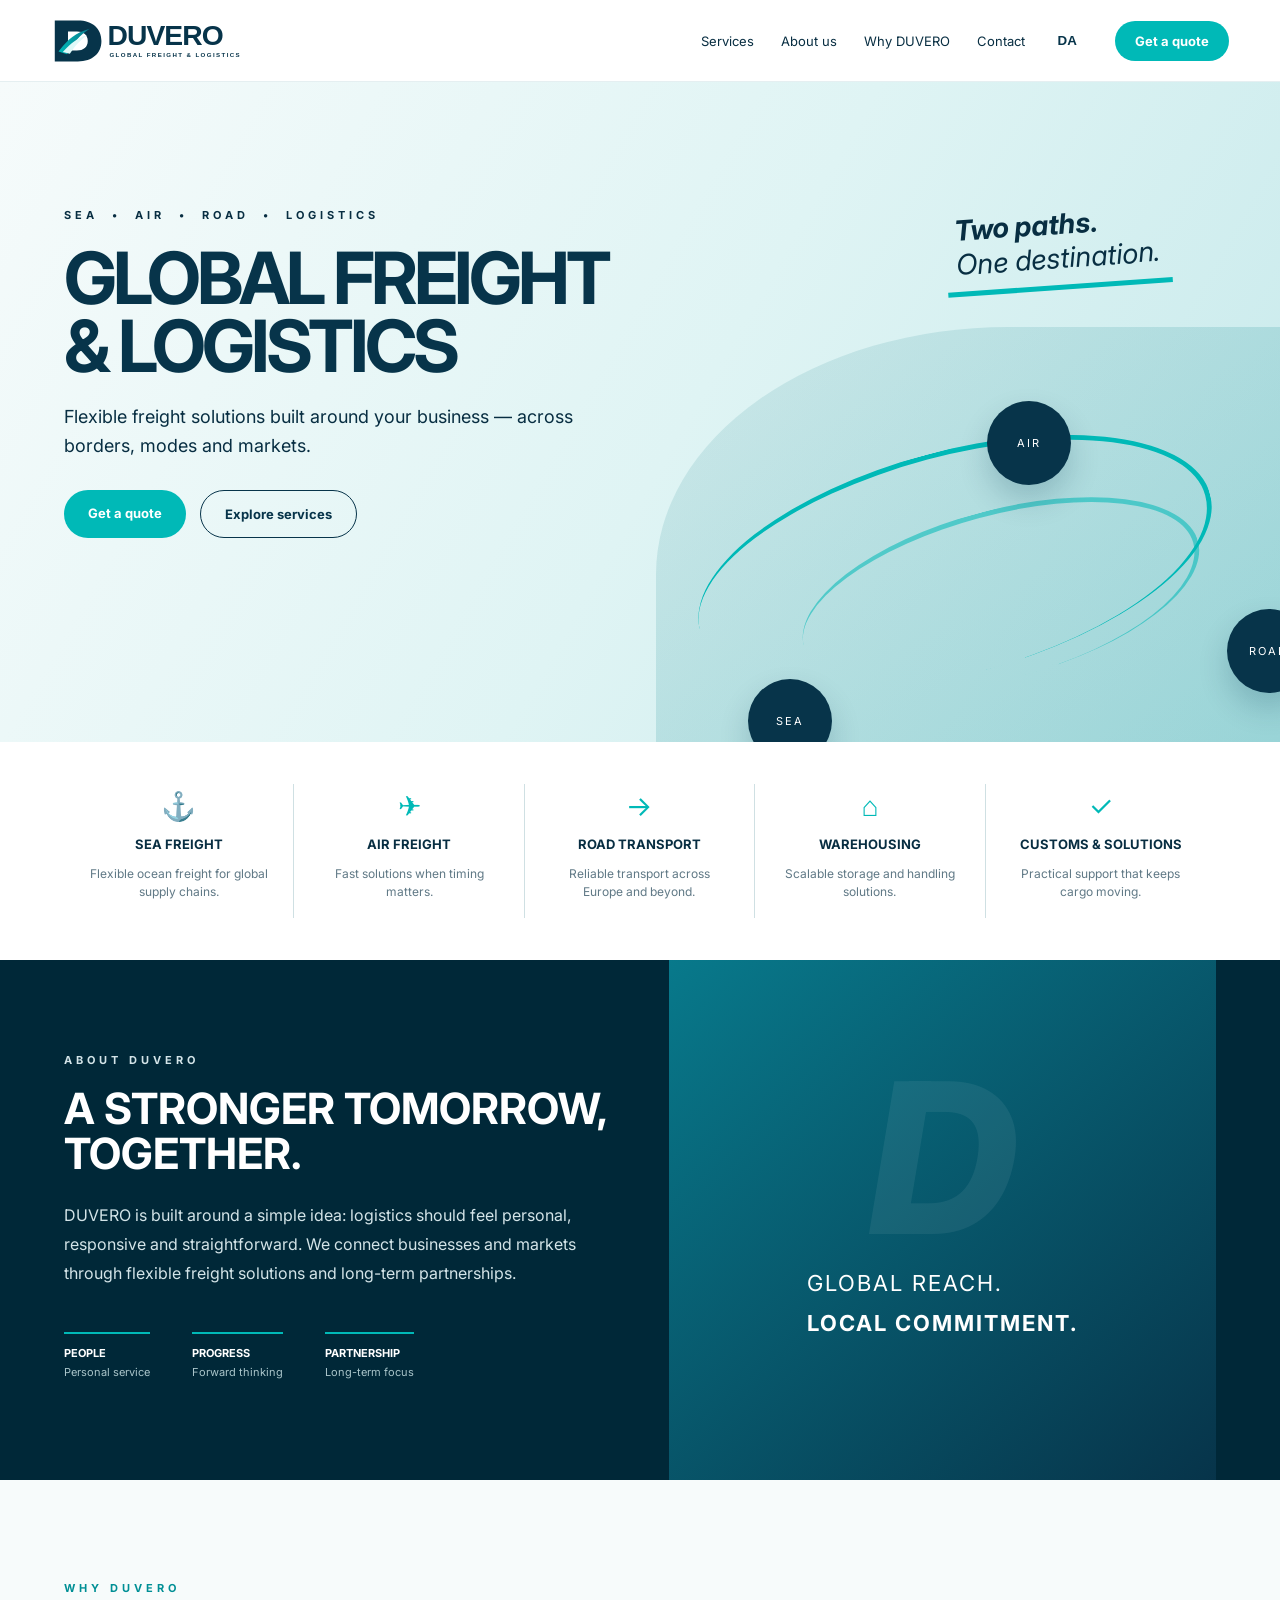
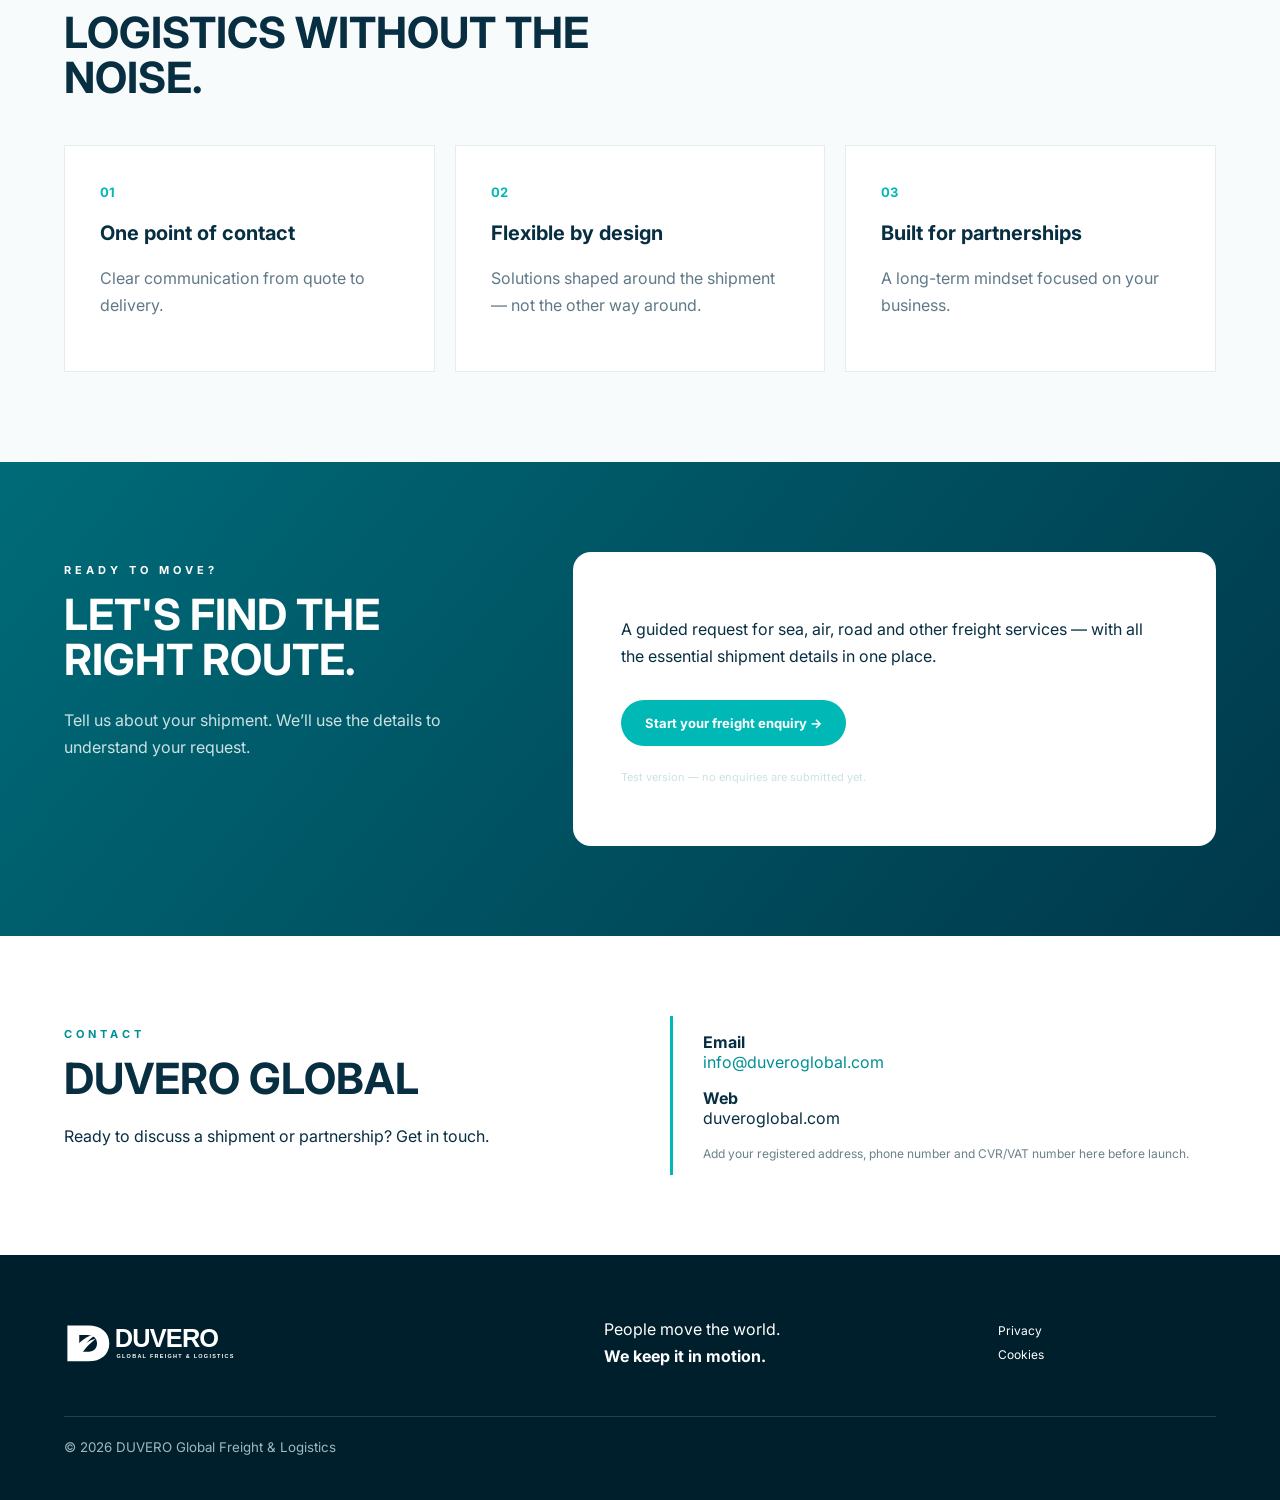
<file: index.html>
<!doctype html>
<html lang="en">
<head>
<meta charset="utf-8"><meta name="viewport" content="width=device-width,initial-scale=1">
<title>DUVERO | Global Freight & Logistics</title>
<meta name="description" content="DUVERO Global Freight & Logistics. Flexible sea, air, road, warehousing and customs solutions built around your business.">
<meta name="theme-color" content="#07344a">
<meta property="og:title" content="DUVERO | Global Freight & Logistics">
<meta property="og:description" content="People move the world. We keep it in motion.">
<link rel="icon" href="favicon.svg"><link rel="stylesheet" href="styles.css">
</head>
<body>
<header class="header">
<a href="#home" class="logo"><img src="logo.svg" alt="DUVERO Global Freight & Logistics"></a>
<button class="hamb" aria-label="Open menu" aria-expanded="false">☰</button>
<nav id="nav">
<a href="#services" data-i18n="navServices">Services</a><a href="#about" data-i18n="navAbout">About us</a>
<a href="#why" data-i18n="navWhy">Why DUVERO</a><a href="#contact" data-i18n="navContact">Contact</a>
<button class="lang" id="lang">DA</button>
</nav>
<a class="btn headbtn" href="quote.html" data-i18n="quote">Get a quote</a>
</header>

<main>
<section class="hero" id="home">
<div class="hero-art"><div class="route r1"></div><div class="route r2"></div><div class="orb o1">SEA</div><div class="orb o2">AIR</div><div class="orb o3">ROAD</div></div>
<div class="wrap hero-inner">
<p class="kicker">SEA &nbsp;•&nbsp; AIR &nbsp;•&nbsp; ROAD &nbsp;•&nbsp; LOGISTICS</p>
<h1 data-i18n="heroTitle">GLOBAL FREIGHT<br>&amp; LOGISTICS</h1>
<p class="hero-copy" data-i18n="heroCopy">Flexible freight solutions built around your business — across borders, modes and markets.</p>
<div class="buttons"><a class="btn" href="quote.html" data-i18n="quote">Get a quote</a><a class="btn secondary" href="#services" data-i18n="explore">Explore services</a></div>
<div class="signature"><b>Two paths.</b><br>One destination.</div>
</div>
</section>

<section class="service-strip" id="services">
<div class="wrap services">
<article><span>⚓</span><h3>Sea Freight</h3><p data-i18n="sea">Flexible ocean freight for global supply chains.</p></article>
<article><span>✈</span><h3>Air Freight</h3><p data-i18n="air">Fast solutions when timing matters.</p></article>
<article><span>→</span><h3>Road Transport</h3><p data-i18n="road">Reliable transport across Europe and beyond.</p></article>
<article><span>⌂</span><h3>Warehousing</h3><p data-i18n="warehouse">Scalable storage and handling solutions.</p></article>
<article><span>✓</span><h3>Customs & Solutions</h3><p data-i18n="customs">Practical support that keeps cargo moving.</p></article>
</div></section>

<section class="about" id="about"><div class="wrap about-grid">
<div><p class="kicker teal">ABOUT DUVERO</p><h2 data-i18n="aboutTitle">A STRONGER TOMORROW, TOGETHER.</h2>
<p data-i18n="aboutText">DUVERO is built around a simple idea: logistics should feel personal, responsive and straightforward. We connect businesses and markets through flexible freight solutions and long-term partnerships.</p>
<div class="values"><div><b>PEOPLE</b><small data-i18n="people">Personal service</small></div><div><b>PROGRESS</b><small data-i18n="progress">Forward thinking</small></div><div><b>PARTNERSHIP</b><small data-i18n="partner">Long-term focus</small></div></div></div>
<div class="visual"><div class="bigmark">D</div><p>GLOBAL REACH.<br><strong>LOCAL COMMITMENT.</strong></p></div>
</div></section>

<section class="why" id="why"><div class="wrap">
<p class="kicker teal">WHY DUVERO</p><h2 data-i18n="whyTitle">LOGISTICS WITHOUT THE NOISE.</h2>
<div class="why-grid">
<article><b>01</b><h3 data-i18n="w1t">One point of contact</h3><p data-i18n="w1">Clear communication from quote to delivery.</p></article>
<article><b>02</b><h3 data-i18n="w2t">Flexible by design</h3><p data-i18n="w2">Solutions shaped around the shipment — not the other way around.</p></article>
<article><b>03</b><h3 data-i18n="w3t">Built for partnerships</h3><p data-i18n="w3">A long-term mindset focused on your business.</p></article>
</div></div></section>

<section class="quote" id="quote"><div class="wrap quote-grid">
<div><p class="kicker">READY TO MOVE?</p><h2 data-i18n="quoteTitle">LET'S FIND THE RIGHT ROUTE.</h2><p data-i18n="quoteCopy">Tell us about your shipment. We’ll use the details to understand your request.</p></div>
<div class="quote-entry">
<p data-i18n="quoteIntro">A guided request for sea, air, road and other freight services — with all the essential shipment details in one place.</p><a class="btn" href="quote.html" data-i18n="startQuote">Start your freight enquiry →</a><p class="formnote" data-i18n="testNote">Test version — no enquiries are submitted yet.</p></div></div></section>

<section class="contact" id="contact"><div class="wrap contact-grid">
<div><p class="kicker teal">CONTACT</p><h2>DUVERO GLOBAL</h2><p data-i18n="contactText">Ready to discuss a shipment or partnership? Get in touch.</p></div>
<div class="contact-card"><p><b>Email</b><br><a href="mailto:info@duveroglobal.com">info@duveroglobal.com</a></p><p><b>Web</b><br>duveroglobal.com</p><p class="muted" data-i18n="contactNote">Add your registered address, phone number and CVR/VAT number here before launch.</p></div>
</div></section>
</main>

<footer><div class="wrap footer-grid"><img src="logo.svg" alt="DUVERO"><p>People move the world.<br><b>We keep it in motion.</b></p><div><a href="privacy.html">Privacy</a><br><a href="cookies.html">Cookies</a></div><small>© <span id="year"></span> DUVERO Global Freight & Logistics</small></div></footer>
<script src="script.js"></script>
</body></html>
</file>
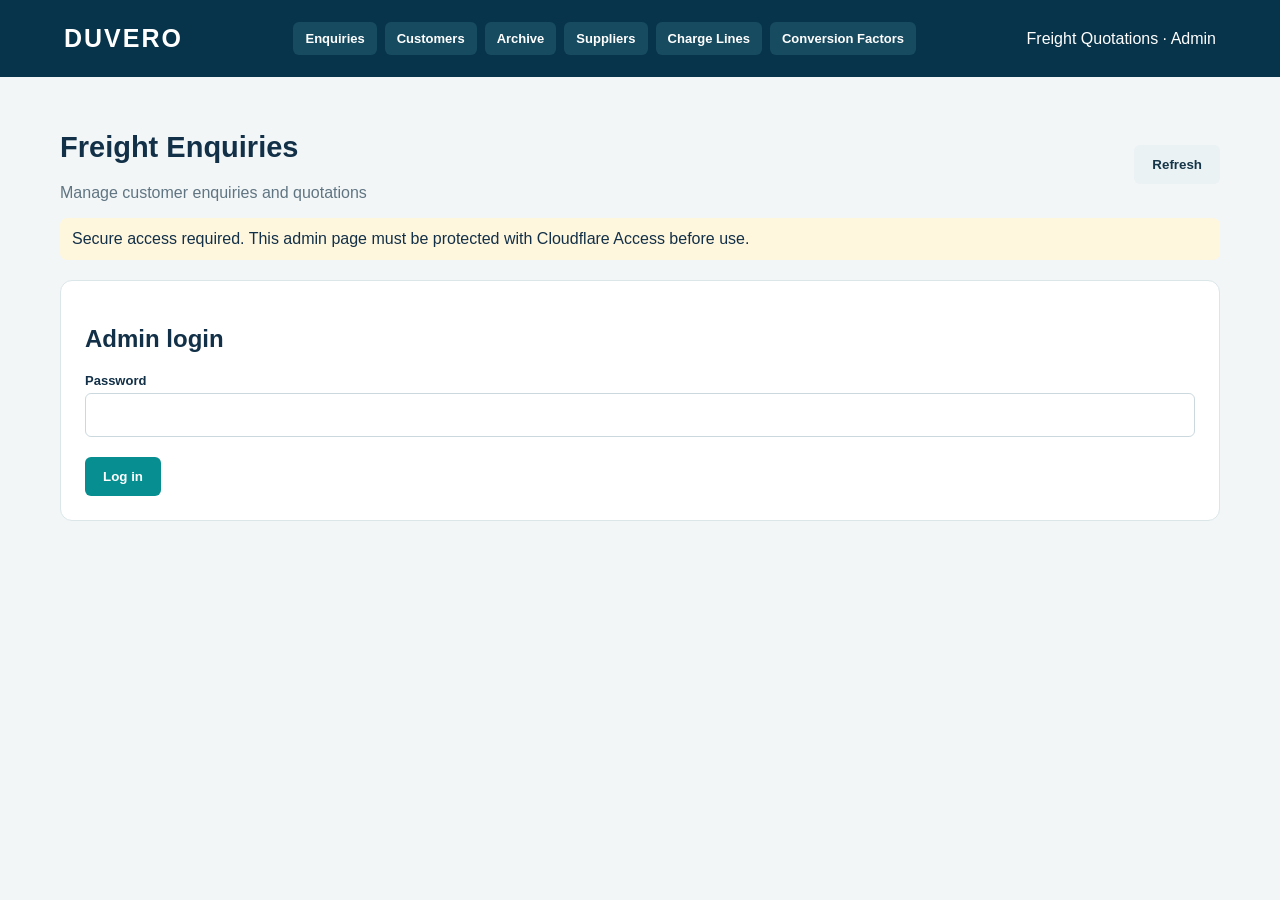
<file: admin/index.html>
<!doctype html><html lang="en"><head><meta charset="utf-8"><meta name="viewport" content="width=device-width,initial-scale=1"><title>DUVERO | Admin</title><meta name="robots" content="noindex,nofollow"><style>
:root{font-family:Arial,sans-serif;color:#123047;background:#f2f6f7}*{box-sizing:border-box}body{margin:0}header{background:#07344a;color:white;padding:22px 5%;display:flex;justify-content:space-between;align-items:center}header strong{font-size:25px;letter-spacing:2px}main{max-width:1200px;margin:35px auto;padding:0 20px}h1{font-size:29px}.muted{color:#607582}.panel{background:white;border:1px solid #dbe6e9;border-radius:12px;padding:24px;margin:20px 0}.bar{display:flex;justify-content:space-between;gap:15px;flex-wrap:wrap;align-items:center}button{background:#078e90;color:white;border:0;border-radius:6px;padding:12px 18px;cursor:pointer;font-weight:bold}button.secondary{background:#eaf2f3;color:#153548}button:disabled{opacity:.5;cursor:not-allowed}input,select,textarea{border:1px solid #cbd9de;border-radius:6px;padding:12px;width:100%;font:inherit}label{display:block;font-size:13px;font-weight:bold;margin:12px 0 5px}.grid{display:grid;grid-template-columns:repeat(2,minmax(0,1fr));gap:16px}.item{padding:15px;border-bottom:1px solid #edf1f3;cursor:pointer}.item:hover{background:#f4f9f9}.pill{background:#e5f7f6;padding:5px 9px;border-radius:14px;font-size:12px}.hidden{display:none!important}.total{font-size:23px;font-weight:bold}.notice{padding:12px;background:#fff6de;border-radius:7px}.actions{display:flex;gap:10px;flex-wrap:wrap;margin-top:20px}@media(max-width:680px){.grid{grid-template-columns:1fr}}.price-head,.price-row{display:grid;grid-template-columns:minmax(150px,2fr) minmax(80px,1fr) minmax(80px,1fr) 42px;gap:8px;align-items:center;margin:8px 0}.price-head{color:#607582;font-size:13px}.price-row button{padding:10px 6px}@media(max-width:600px){.price-head,.price-row{grid-template-columns:minmax(100px,2fr) 75px 75px 32px;gap:4px}.price-row input{padding:8px 4px}}header nav button{padding:9px 12px;font-size:13px}header nav button.secondary{background:#174b60;color:white}header nav button:hover{background:#216c80}@media(max-width:900px){header{align-items:flex-start;flex-direction:column;gap:12px}header nav{width:100%}}</style><style id="compact-pricing">
#editor{max-width:1200px}
#editor .compact-extra{border:1px solid #dbe6e9;border-radius:9px;margin:12px 0;background:#fafcfc}
#editor .compact-extra>summary{cursor:pointer;padding:14px 18px;font-weight:700;color:#123047}
#editor .compact-extra[open]>summary{border-bottom:1px solid #dbe6e9}
#editor .compact-extra>.panel{border:0;margin:0;border-radius:0;background:transparent!important}
#editor #calcRows>.panel{padding:9px!important;margin:5px 0!important}
#editor #calcRows>.panel>.grid{display:grid;grid-template-columns:minmax(140px,2fr) minmax(125px,1.5fr) minmax(105px,1.2fr) minmax(90px,1fr) minmax(90px,1fr) minmax(90px,1fr);gap:9px;align-items:end}
#editor #calcRows>.panel>.grid>div{min-width:0}
#editor #calcRows>.panel label{font-size:11px;margin:2px 0 5px}
#editor #calcRows>.panel input,#editor #calcRows>.panel select{padding:9px 7px;font-size:13px}
#editor #calcRows h4{margin:19px 0 9px;padding:8px 10px;background:#eaf2f3;border-radius:5px}
#editor #calcRows>.panel .actions{margin-top:2px}
#editor #calcSummary{position:sticky;top:0;z-index:2;background:#e2f6f1;font-weight:700;border:1px solid #c0e3dc}
#editor .compact-price-section{margin-top:12px}
#editor .compact-price-section>.panel{padding:15px}
@media(max-width:1050px){#editor #calcRows>.panel>.grid{grid-template-columns:repeat(3,minmax(0,1fr))}}
@media(max-width:620px){#editor #calcRows>.panel>.grid{grid-template-columns:repeat(2,minmax(0,1fr))}}
</style><style id="rfq-pricing-layout">
#details{margin:18px 0 22px;padding:18px;background:#f7fafb;border:1px solid #dce7ea;border-radius:9px}
.rfq-info{display:grid;grid-template-columns:repeat(2,minmax(0,1fr));gap:12px 24px}
.rfq-info>div{min-width:0;border-bottom:1px solid #e1e9eb;padding:5px 0 9px}
.rfq-info span{display:block;font-size:12px;color:#617987;margin-bottom:4px}
.rfq-info strong{display:block;font-size:14px;overflow-wrap:anywhere}
.rfq-cargo>div{padding:8px 0;border-bottom:1px solid #e1e9eb}
#editor .price-head,#editor .price-row{grid-template-columns:minmax(160px,2fr) minmax(155px,1.6fr) minmax(95px,1fr) minmax(95px,1fr) 36px}
#editor .price-row input,#editor .price-row select{padding:10px 8px}
#editor .compact-price-section{padding:15px;background:#f7fbfa;border:1px solid #dce7ea;border-radius:9px}
@media(max-width:740px){.rfq-info{grid-template-columns:1fr}#editor .price-head,#editor .price-row{grid-template-columns:minmax(120px,1.5fr) minmax(110px,1.3fr) 90px 90px 32px;overflow-x:auto}#lines{overflow-x:auto}}
</style><style id="invoice-control-style">.invoice-table{width:100%;border-collapse:collapse;margin:12px 0 20px}.invoice-table th,.invoice-table td{padding:11px;text-align:left;border-bottom:1px solid #e2e9ed}.invoice-table .number{text-align:right}.invoice-entry{border:1px solid #d9e5e9;border-radius:8px;padding:15px;margin:12px 0;background:#fff}.invoice-entry-head{display:flex;align-items:center;justify-content:space-between}.invoice-entry-grid{display:grid;grid-template-columns:repeat(3,minmax(0,1fr));gap:8px 14px}.invoice-entry-grid label{margin:0}.invoice-entry-grid input,.invoice-entry-grid select{margin-top:5px}.invoice-checked{display:flex!important;align-items:center;gap:8px}.invoice-checked input{width:auto}.invoice-variance{margin-top:10px;font-weight:600;color:#234d60}@media(max-width:850px){.invoice-entry-grid{grid-template-columns:repeat(2,minmax(0,1fr))}}@media(max-width:520px){.invoice-entry-grid{grid-template-columns:1fr}}</style><style id="hide-followup-only">#editor details.compact-extra:has(#trackingStatus){display:none!important}</style></head>
<body><header><strong>DUVERO</strong><nav id="topNav" style="display:flex;gap:8px;flex-wrap:wrap"><button type="button" class="secondary" id="topQuotes">Enquiries</button><button type="button" class="secondary" id="topCustomers">Customers</button><button type="button" class="secondary" id="topArchive">Archive</button><button type="button" class="secondary" id="topSuppliers">Suppliers</button><button type="button" class="secondary" id="topCharges">Charge Lines</button><button type="button" class="secondary" id="topFactors">Conversion Factors</button></nav><span>Freight Quotations · Admin</span></header><main><div class="bar"><div><h1>Freight Enquiries</h1><p class="muted">Manage customer enquiries and quotations</p></div><button id="refresh" class="secondary">Refresh</button></div><div id="status" class="notice">Secure access required. This admin page must be protected with Cloudflare Access before use.</div><section id="login" class="panel"><h2>Admin login</h2><label>Password</label><input id="password" type="password" autocomplete="current-password"><div class="actions"><button id="loginButton">Log in</button></div></section><section id="list" class="hidden panel"><div class="bar"><h2>Enquiries</h2><div class="actions hidden"><button type="button" class="secondary" id="viewQuotes">Enquiries</button><button type="button" class="secondary" id="viewCustomers">Customers</button><button type="button" class="secondary" id="viewArchive">Archive</button><button type="button" class="secondary" id="viewSuppliers">Suppliers</button><button type="button" class="secondary" id="viewCharges">Charge Lines</button><button type="button" class="secondary" id="viewFactors">Conversion Factors</button></div><span id="resultCount" class="muted"></span></div><label for="searchEnquiries">Search company, quote number, email, route or service</label><input id="searchEnquiries" type="search" placeholder="Search company, quote number, email, route..."><div class="grid"><div><label for="statusFilter">Status</label><select id="statusFilter"><option value="all">All statuses</option><option>New</option><option>Draft</option><option>Quoted</option><option>Revised draft</option><option>Accepted</option><option>Declined</option><option>Closed</option></select></div><div><label for="archiveFilter">Show</label><select id="archiveFilter"><option value="active">Active enquiries</option><option value="archived">Archive</option><option value="all">All enquiries</option></select></div></div><div id="enquiries">Loading…</div><div id="customerAddressBook" class="hidden"></div></section><section id="setupPanel" class="panel hidden"><div class="bar"><h2 id="setupTitle">Settings</h2></div><div id="setupItems"></div><div id="setupForm"></div></section><section id="editor" class="panel hidden"><div class="bar"><h2 id="heading">Quotation</h2><button class="secondary" id="back">← Back</button></div><div id="details"></div><details class="compact-extra"><summary>Follow-up, status og arkiv</summary><section class="panel" style="background:#f8fbfb"><h3>Follow-up & archive</h3><div class="grid"><div><label>Status</label><select id="trackingStatus"><option>New</option><option>Draft</option><option>Quoted</option><option>Revised draft</option><option>Accepted</option><option>Declined</option><option>Closed</option></select></div><div><label>Follow-up date</label><input id="followupDate" type="date"></div></div><label>Internal notes (not shown to customer)</label><textarea id="internalNotes" rows="3"></textarea><label><input type="checkbox" id="archiveQuote" style="width:auto"> Archive this enquiry</label><div class="actions"><button class="secondary" id="saveTracking">Save follow-up & status</button><button class="secondary" id="companyHistory">View customer history</button><button class="secondary" id="relatedQuotes">View related Compare Freight quotes</button></div></section></details><div class="grid"><div><label>Currency</label><select id="currency"><option>EUR</option><option>DKK</option><option>USD</option></select></div><div><label>Estimated transit time</label><input id="transit" placeholder="7–10 days"></div><div><label>Validity (days)</label><input id="validity" type="number" min="1" value="7"></div><div><label>Incoterm</label><input id="incoterm"></div></div><details class="compact-extra" hidden><summary>E-mailkorrespondance</summary><section class="panel" style="background:#f8fbfb"><h3>Email correspondence</h3><p class="muted">Save customer and agent emails on this RFQ for future bookings.</p><div id="savedEmails"></div><div class="grid"><div><label>From</label><input id="emailFrom" placeholder="sender@company.com"></div><div><label>To</label><input id="emailTo" placeholder="recipient@company.com"></div><div><label>Subject</label><input id="emailSubject" placeholder="Email subject"></div><div><label>Date</label><input id="emailDate" type="date"></div></div><label>Email content</label><textarea id="emailBody" rows="5" placeholder="Paste the email here"></textarea><button type="button" class="secondary" id="saveEmail">+ Save email to RFQ</button></section></details><div class="compact-price-section"><h3>Charge lines · Kost / Salg</h3><div id="lines"></div><button class="secondary" id="addLine">+ Tilføj charge line</button><p class="total" id="total"></p></div><label>Remarks / exclusions</label><textarea id="remarks" rows="3"></textarea><div class="actions"><button id="save">Save draft</button><button class="secondary hidden" id="preview" type="button">Preview / Download PDF</button><button class="secondary" id="previewDesign">Preview Quotation</button><button id="openSend">Send Quotation</button></div></section><details class="compact-extra hidden" aria-hidden="true"><summary>Invoice Control · Kontrol af leverandørfakturaer</summary><section id="finance" class="panel hidden"><h2>Invoice Control · Manuel fakturakontrol</h2><p class="muted">Slå RFQ op, sammenlign fakturaer med dine forventede kostpriser, og markér dem kontrolleret. Kost- og salgspriser ændres ikke.</p><h3>Forventede omkostninger fra tilbuddet</h3><div id="costLines"></div><button class="secondary hidden" id="addCost">+ Add cost</button><h3>Modtagne leverandørfakturaer</h3><div id="invoiceLines"></div><button class="secondary" id="addInvoice">+ Tilføj faktura</button><p class="muted">Registrér fakturanummer, dato og beløb manuelt. Sammenligning forudsætter samme valuta.</p><p id="profitReport" class="notice"></p><div class="actions"><button id="saveFinance">Gem fakturakontrol</button></div><details class="compact-extra"><summary>Ekstra: Faktisk gods og ændring af salgspris</summary><h3>Actual shipped cargo</h3><div class="grid"><div><label>Actual pieces</label><input id="actualPieces" type="number" min="0"></div><div><label>Actual gross weight (kg)</label><input id="actualWeight" type="number" min="0" step="0.01"></div><div><label>Actual volume (CBM)</label><input id="actualCbm" type="number" min="0" step="0.001"></div></div><h3>Revise sale price</h3><label>Reason for revision</label><textarea id="revisionReason" rows="2"></textarea><button id="reviseSale" class="secondary">Save revised selling price as new draft</button></details></section></details><section id="sendPanel" class="panel hidden"><h2>Confirm recipient and send</h2><p id="sendRef"></p><label>Customer email (please verify)</label><input id="recipient" type="email"><label>Email subject</label><input id="subject"><label><input type="checkbox" id="confirm" style="width:auto"> I have checked the recipient address and approve sending this quotation.</label><div class="actions"><button class="secondary" id="cancelSend">Cancel</button><button id="confirmSend">Confirm &amp; Send Quotation</button></div><p id="sendStatus" role="status" aria-live="polite" style="font-weight:700;margin-top:12px"></p></section></main><script src="/admin/quotation-renderer.js?v=6"></script><script src="/admin/admin.js?v=20"></script><script src="/admin/address-book.js?v=4"></script><script src="/admin/navigation.js?v=3"></script></body></html>
</file>
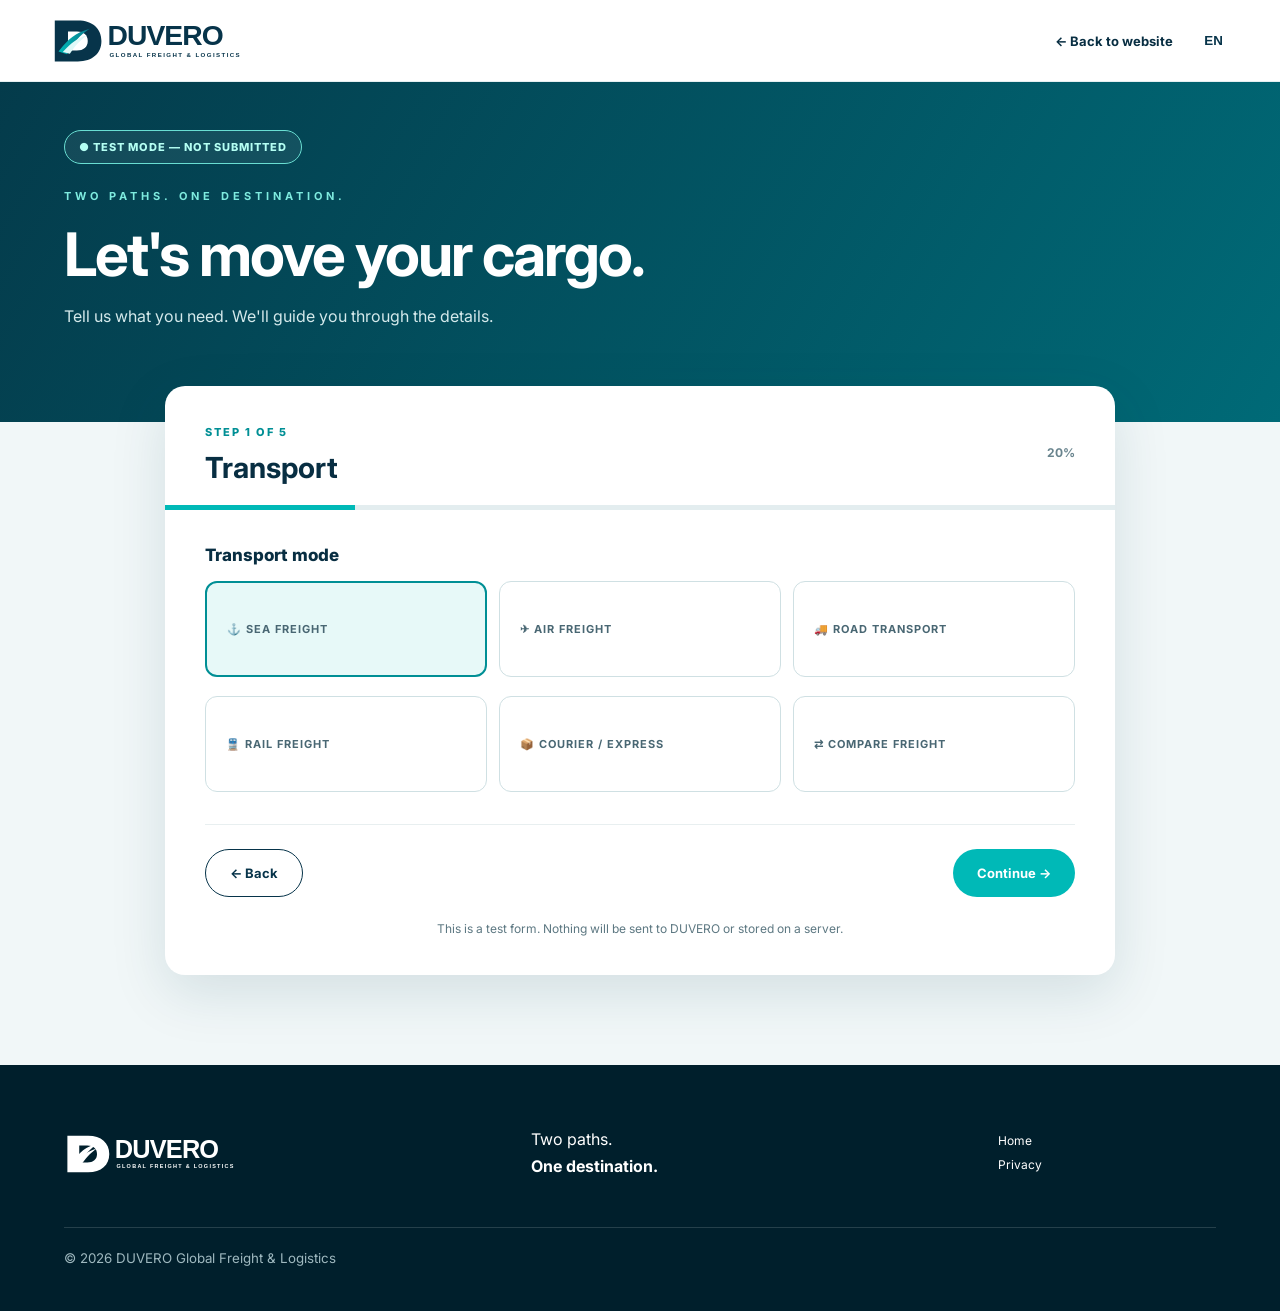
<file: quote.html>
<!doctype html>
<html lang="en">
<head><meta charset="utf-8"><meta name="viewport" content="width=device-width, initial-scale=1"><title>Get a Quote | DUVERO Global Freight & Logistics</title><meta name="description" content="Plan a shipment with DUVERO. Test our step-by-step freight enquiry form for sea, air, road, rail and courier."><meta name="theme-color" content="#07344a"><link rel="icon" href="favicon.svg"><link rel="stylesheet" href="styles.css"><link rel="stylesheet" href="quote.css?v=20261018f"></head>
<body class="quote-page">
<header class="header"><a class="logo" href="index.html"><img src="logo.svg" alt="DUVERO Global Freight & Logistics"></a><nav class="quote-nav"><a href="index.html" id="backHome">← Back to website</a><button class="lang" id="quoteLang" type="button">DA</button></nav></header>
<main>
<section class="quote-hero"><div class="wrap"><span class="test-pill" id="testPill">● TEST MODE — NOT SUBMITTED</span><p class="kicker">TWO PATHS. ONE DESTINATION.</p><h1 id="quoteHeading">Let's move your cargo.</h1><p id="quoteSub">Tell us what you need. We'll guide you through the details.</p></div></section>
<section class="wizard-section"><div class="wrap"><div class="wizard-shell">
<div class="wizard-top"><div><span class="eyebrow" id="stepNumber">STEP 1 OF 5</span><h2 id="stepTitle">Transport</h2></div><span class="step-meter" id="stepMeter">20%</span></div><div class="progress-track"><div id="progressFill"></div></div>
<form id="freightForm" novalidate>
<div id="wizardFields"></div>
<div class="wizard-actions"><button type="button" class="btn secondary" id="previous" hidden>← Back</button><button type="button" class="btn" id="next">Continue →</button></div>
<p class="safety-note" id="safetyNote">This is a test form. Nothing will be sent to DUVERO or stored on a server.</p>
</form></div></div></section>
</main>
<footer><div class="wrap footer-grid"><img src="logo.svg" alt="DUVERO"><p>Two paths.<br><b>One destination.</b></p><div><a href="index.html" id="footerHome">Home</a><br><a href="privacy.html">Privacy</a></div><small>© <span id="year"></span> DUVERO Global Freight & Logistics</small></div></footer>
<script src="https://challenges.cloudflare.com/turnstile/v0/api.js?render=explicit" async defer></script>
<script src="quote.js?v=20261019deadline1"></script></body></html>
</file>
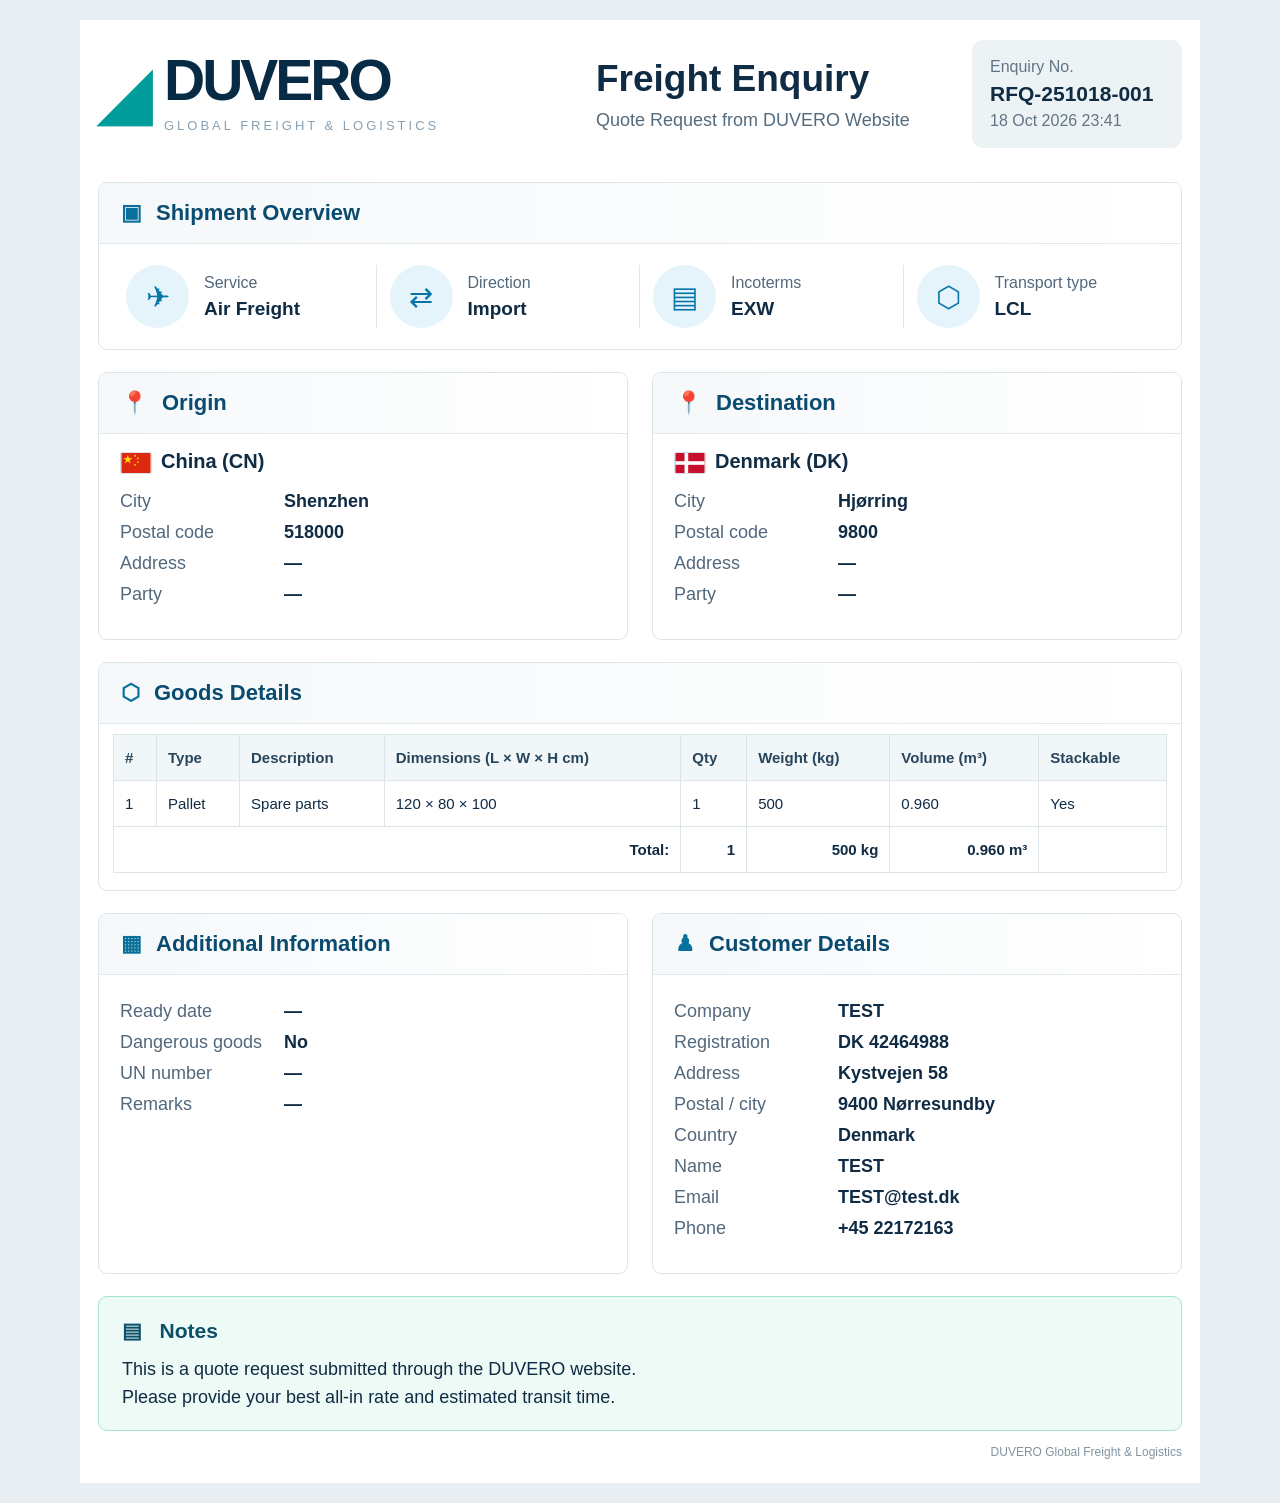
<file: admin/enquiry-pdf-template.html>
<!doctype html>
<html lang="en"><head><meta charset="utf-8"><meta name="viewport" content="width=device-width,initial-scale=1"><title>DUVERO Freight Enquiry – Template Preview</title>
<style>
:root{font-family:Arial,Helvetica,sans-serif;color:#102b44}*{box-sizing:border-box}body{margin:0;background:#e8eef1}.sheet{width:1120px;min-height:1256px;background:white;margin:20px auto;padding:20px 18px 24px}.header{display:grid;grid-template-columns:1.05fr .78fr 210px;gap:24px;align-items:center;margin-bottom:34px}.brand{display:flex;align-items:center;gap:14px}.symbol{font-size:68px;font-weight:900;color:#009d9b;line-height:1}.brand-name{font-size:57px;font-weight:800;letter-spacing:-3px;color:#082b45;line-height:.9}.tag{font-size:13px;letter-spacing:3px;color:#8aa0b0;margin-top:12px}.header h1{font-size:37px;margin:0 0 10px}.subtitle{font-size:18px;color:#546b7d}.ref{background:#edf2f5;border-radius:11px;padding:18px;font-size:16px;color:#617586}.ref strong{display:block;color:#102b44;font-size:21px;margin:6px 0}.panel{border:1px solid #dbe5ea;border-radius:9px;overflow:hidden;margin-bottom:22px}.heading{background:linear-gradient(90deg,#f5f8fa,#fff);border-bottom:1px solid #e2e9ec;padding:17px 22px;font-size:22px;font-weight:700;color:#0a4b70}.heading .ico{color:#08709a;margin-right:14px}.summary{display:grid;grid-template-columns:repeat(4,1fr);padding:21px 14px}.summary-item{display:flex;align-items:center;gap:15px;padding:0 13px;border-right:1px solid #e0e7ec}.summary-item:last-child{border:0}.bubble{background:#e5f4fb;border-radius:50%;width:63px;height:63px;display:grid;place-items:center;font-size:29px;color:#0875a8;flex-shrink:0}.small{color:#52687c;font-size:16px;margin-bottom:6px}.value{font-size:19px;font-weight:700}.twocol{display:grid;grid-template-columns:1fr 1fr;gap:24px}.content{padding:16px 21px 24px}.country{font-size:20px;font-weight:700;margin-bottom:17px}.kv{display:grid;grid-template-columns:155px 1fr;gap:9px;font-size:18px;margin:10px 0}.kv span:first-child{color:#52687c}.kv strong{overflow-wrap:anywhere}.goods{padding:10px 14px 17px}table{border-collapse:collapse;width:100%;font-size:15px}th{background:#f1f6f8;text-align:left;color:#28455c;font-weight:600}th,td{padding:14px 11px;border:1px solid #dce5e9}td{vertical-align:top}tfoot td{font-weight:700;text-align:right}.notes{background:#eefaf6;border:1px solid #a4e4d1;border-radius:9px;padding:18px 23px;font-size:18px;line-height:1.55}.notes h3{margin:0 0 9px;color:#0b506a}.foot{color:#8294a0;text-align:right;font-size:12px;margin-top:14px}@media print{@page{size:A4;margin:7mm}body{background:white}.sheet{width:100%;min-height:0;margin:0;padding:0;font-size:75%;zoom:.69}.panel{break-inside:avoid}.twocol{break-inside:avoid}}@media(max-width:1150px){.sheet{transform-origin:top left;transform:scale(.75);margin-bottom:-300px}} 
</style></head><body><main class="sheet" id="document"></main>
<script>
const example={reference:"RFQ-251018-001",date:"18 Oct 2026 23:41",service:"Air Freight",direction:"Import",incoterm:"EXW",transportType:"LCL",origin:{country:"China (CN)",city:"Shenzhen",postcode:"518000",address:"",party:""},destination:{country:"Denmark (DK)",city:"Hjørring",postcode:"9800",address:"",party:""},goods:[{type:"Pallet",description:"Spare parts",length:120,width:80,height:100,qty:1,weight:500,stackable:"Yes"}],readyDate:"",dangerous:"No",un:"",remarks:"",customer:{company:"TEST",registration:"DK 42464988",address:"Kystvejen 58",postcode:"9400",city:"Nørresundby",country:"Denmark",name:"TEST",email:"TEST@test.dk",phone:"+45 22172163"}};
function esc(v){return String(v??"").replace(/[&<>"']/g,c=>({"&":"&amp;","<":"&lt;",">":"&gt;",'"':"&quot;","'":"&#39;"}[c]))}
function val(v){return esc(v||"—")}
function kv(rows){return rows.map(([k,v])=>'<div class="kv"><span>'+esc(k)+'</span><strong>'+val(v)+'</strong></div>').join("")}
function panel(name,icon,body){return '<section class="panel"><div class="heading"><span class="ico">'+icon+'</span>'+esc(name)+'</div>'+body+'</section>'}
function countryFlag(country){
 const name=String(country||"").toLowerCase();
 const code=name.includes("china")||name.includes("(cn)")?"CN":name.includes("denmark")||name.includes("(dk)")?"DK":"";
 const start='<svg xmlns="http://www.w3.org/2000/svg" width="32" height="22" viewBox="0 0 32 22" style="display:inline-block;vertical-align:middle;margin-right:9px;border:1px solid #d6dfe5;border-radius:2px" aria-label="Country flag">';
 if(code==="DK")return start+'<rect width="32" height="22" fill="#c8102e"/><rect x="10" width="4" height="22" fill="#fff"/><rect y="9" width="32" height="4" fill="#fff"/></svg>';
 if(code==="CN")return start+'<rect width="32" height="22" fill="#de2910"/><polygon points="7,2 8.2,5.6 12,5.6 8.9,7.8 10.1,11.5 7,9.2 3.9,11.5 5.1,7.8 2,5.6 5.8,5.6" fill="#ffde00"/><circle cx="15" cy="3" r="1" fill="#ffde00"/><circle cx="18" cy="6" r="1" fill="#ffde00"/><circle cx="18" cy="10" r="1" fill="#ffde00"/><circle cx="15" cy="13" r="1" fill="#ffde00"/></svg>';
 return "";
}
function renderLocationPanel(title,l){return panel(title,"📍",'<div class="content"><div class="country">'+countryFlag(l.country)+val(l.country)+'</div>'+kv([["City",l.city],["Postal code",l.postcode],["Address",l.address],["Party",l.party]])+'</div>')}
function render(d){
 const goods=d.goods||[],weight=goods.reduce((n,g)=>n+Number(g.weight||0)*Number(g.qty||0),0),volume=goods.reduce((n,g)=>n+(Number(g.length||0)*Number(g.width||0)*Number(g.height||0)/1e6)*Number(g.qty||0),0),qty=goods.reduce((n,g)=>n+Number(g.qty||0),0);
 const stat=[["✈","Service",d.service],["⇄","Direction",d.direction],["▤","Incoterms",d.incoterm],["⬡","Transport type",d.transportType]].map(([icon,label,value])=>'<div class="summary-item"><div class="bubble">'+icon+'</div><div><div class="small">'+label+'</div><div class="value">'+val(value)+'</div></div></div>').join("");
 const rows=d.onlyKgCbm?'<tr><td>1</td><td>Bulk</td><td>'+val(d.description)+'</td><td>Only kg / CBM</td><td>'+val(d.totalPieces)+'</td><td>'+val(d.totalWeight)+'</td><td>'+val(d.totalCbm)+'</td><td>—</td></tr>':goods.map((g,i)=>'<tr><td>'+(i+1)+'</td><td>'+val(g.type)+'</td><td>'+val(g.description)+'</td><td>'+[g.length,g.width,g.height].map(val).join(" × ")+'</td><td>'+val(g.qty)+'</td><td>'+val(g.weight)+'</td><td>'+((Number(g.length||0)*Number(g.width||0)*Number(g.height||0)*Number(g.qty||0))/1e6).toFixed(3)+'</td><td>'+val(g.stackable)+'</td></tr>').join("");
 const totalQty=d.onlyKgCbm?(d.totalPieces||"—"):qty,totalWeight=d.onlyKgCbm?d.totalWeight:weight,totalVolume=d.onlyKgCbm?d.totalCbm:volume.toFixed(3);
 document.getElementById("document").innerHTML='<header class="header"><div class="brand"><div class="symbol">◢</div><div><div class="brand-name">DUVERO</div><div class="tag">GLOBAL FREIGHT & LOGISTICS</div></div></div><div><h1>Freight Enquiry</h1><div class="subtitle">Quote Request from DUVERO Website</div></div><div class="ref">Enquiry No.<strong>'+val(d.reference)+'</strong>'+val(d.date)+'</div></header>'+panel("Shipment Overview","▣",'<div class="summary">'+stat+'</div>')+'<div class="twocol">'+renderLocationPanel("Origin",d.origin)+renderLocationPanel("Destination",d.destination)+'</div>'+panel("Goods Details","⬡",'<div class="goods"><table><thead><tr><th>#</th><th>Type</th><th>Description</th><th>Dimensions (L × W × H cm)</th><th>Qty</th><th>Weight (kg)</th><th>Volume (m³)</th><th>Stackable</th></tr></thead><tbody>'+rows+'</tbody><tfoot><tr><td colspan="4">Total:</td><td>'+val(totalQty)+'</td><td>'+val(totalWeight)+' kg</td><td>'+val(totalVolume)+' m³</td><td></td></tr></tfoot></table></div>')+'<div class="twocol">'+panel("Additional Information","▦",'<div class="content">'+kv([["Ready date",d.readyDate],["Dangerous goods",d.dangerous],["UN number",d.un],["Remarks",d.remarks]])+'</div>')+panel("Customer Details","♟",'<div class="content">'+kv([["Company",d.customer.company],["Registration",d.customer.registration],["Address",d.customer.address],["Postal / city",[d.customer.postcode,d.customer.city].filter(Boolean).join(" ")],["Country",d.customer.country],["Name",d.customer.name],["Email",d.customer.email],["Phone",d.customer.phone]])+'</div>')+'</div><div class="notes"><h3>▤ &nbsp; Notes</h3>This is a quote request submitted through the DUVERO website.<br>Please provide your best all-in rate and estimated transit time.</div><div class="foot">DUVERO Global Freight & Logistics</div>';
}
render(example);
</script></body></html>
</file>
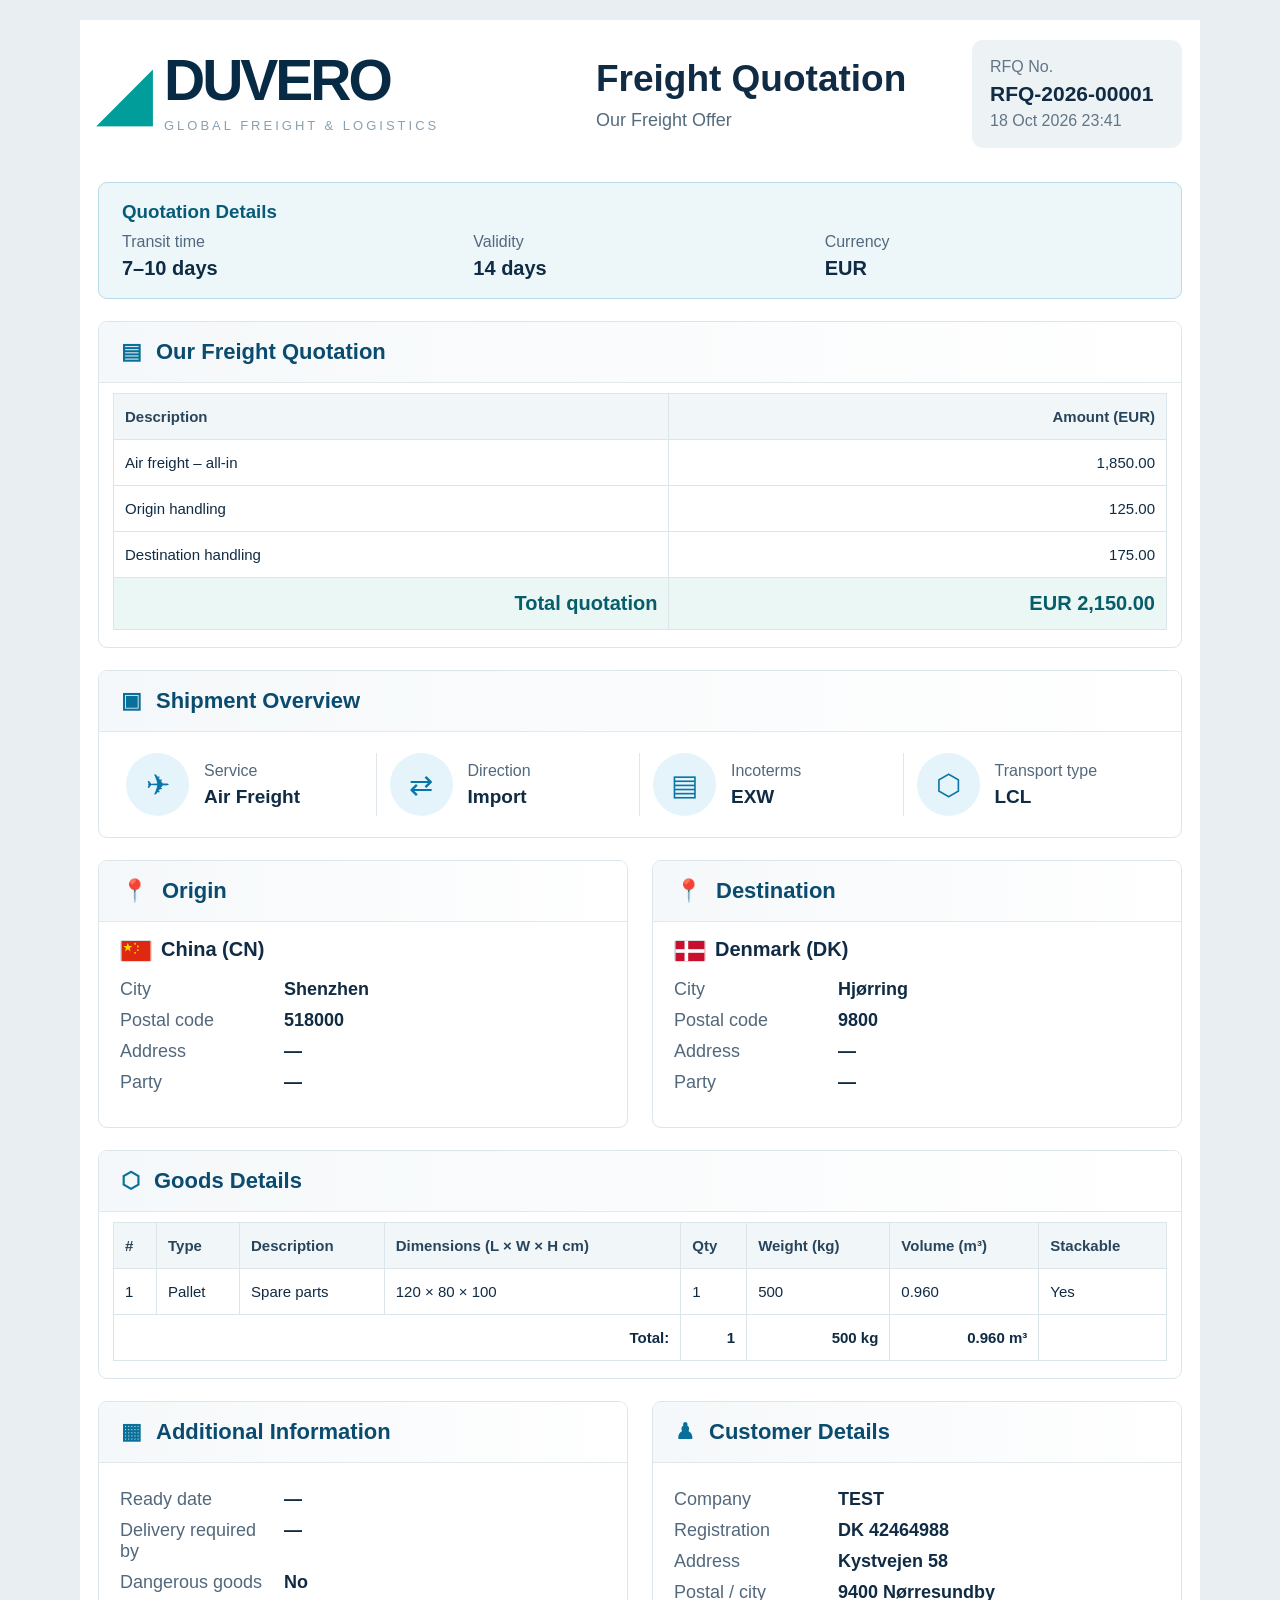
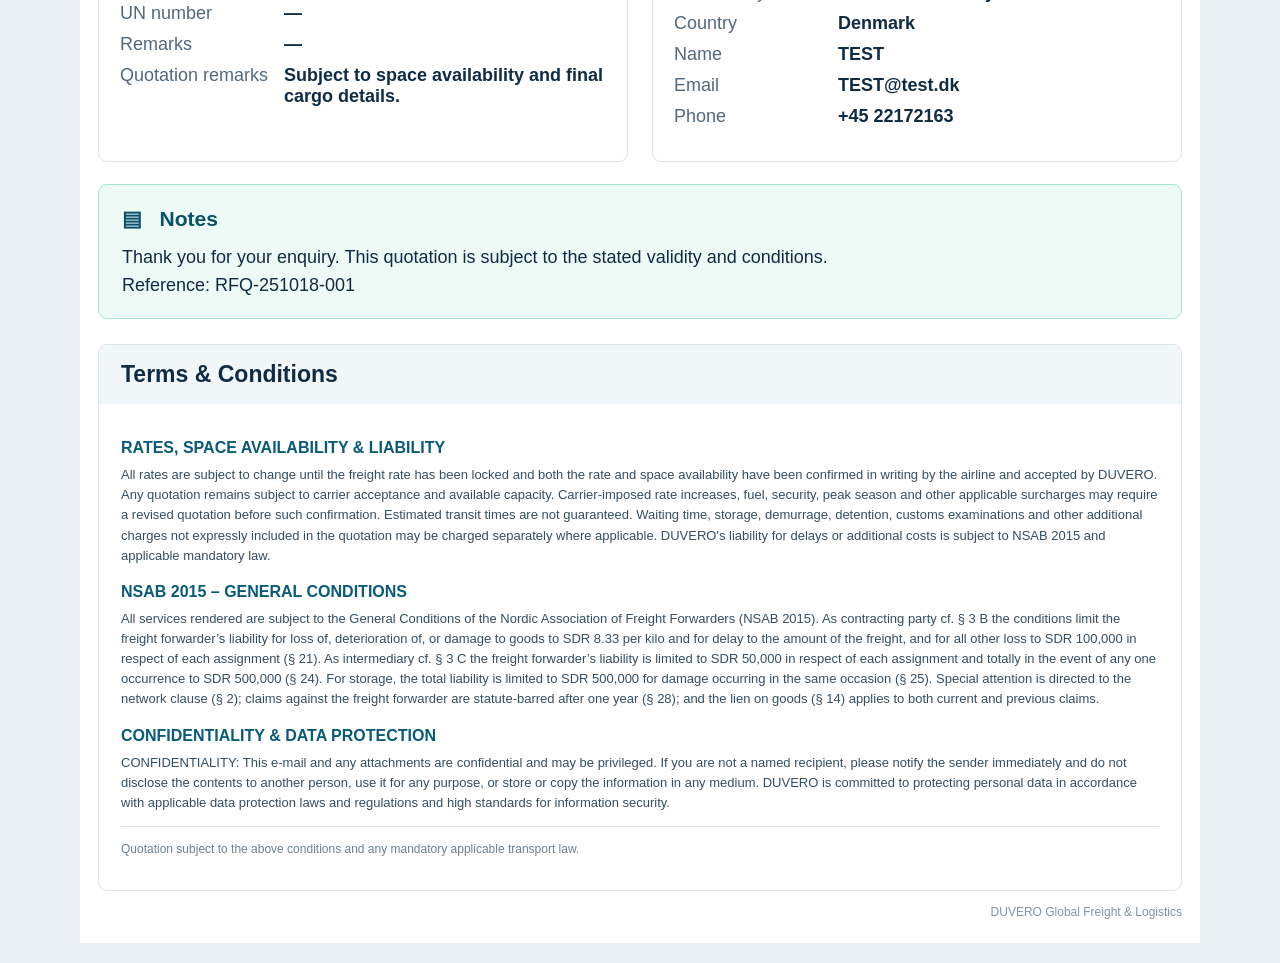
<file: admin/quotation-pdf-template.html>
<!doctype html>
<html lang="en"><head><meta charset="utf-8"><meta name="viewport" content="width=device-width,initial-scale=1"><title>DUVERO Freight Quotation – Template Preview</title>
<style>
:root{font-family:Arial,Helvetica,sans-serif;color:#102b44}*{box-sizing:border-box}body{margin:0;background:#e8eef1}.sheet{width:1120px;min-height:1256px;background:white;margin:20px auto;padding:20px 18px 24px}.header{display:grid;grid-template-columns:1.05fr .78fr 210px;gap:24px;align-items:center;margin-bottom:34px}.brand{display:flex;align-items:center;gap:14px}.symbol{font-size:68px;font-weight:900;color:#009d9b;line-height:1}.brand-name{font-size:57px;font-weight:800;letter-spacing:-3px;color:#082b45;line-height:.9}.tag{font-size:13px;letter-spacing:3px;color:#8aa0b0;margin-top:12px}.header h1{font-size:37px;margin:0 0 10px}.subtitle{font-size:18px;color:#546b7d}.ref{background:#edf2f5;border-radius:11px;padding:18px;font-size:16px;color:#617586}.ref strong{display:block;color:#102b44;font-size:21px;margin:6px 0}.panel{border:1px solid #dbe5ea;border-radius:9px;overflow:hidden;margin-bottom:22px}.heading{background:linear-gradient(90deg,#f5f8fa,#fff);border-bottom:1px solid #e2e9ec;padding:17px 22px;font-size:22px;font-weight:700;color:#0a4b70}.heading .ico{color:#08709a;margin-right:14px}.summary{display:grid;grid-template-columns:repeat(4,1fr);padding:21px 14px}.summary-item{display:flex;align-items:center;gap:15px;padding:0 13px;border-right:1px solid #e0e7ec}.summary-item:last-child{border:0}.bubble{background:#e5f4fb;border-radius:50%;width:63px;height:63px;display:grid;place-items:center;font-size:29px;color:#0875a8;flex-shrink:0}.small{color:#52687c;font-size:16px;margin-bottom:6px}.value{font-size:19px;font-weight:700}.twocol{display:grid;grid-template-columns:1fr 1fr;gap:24px}.content{padding:16px 21px 24px}.country{font-size:20px;font-weight:700;margin-bottom:17px}.kv{display:grid;grid-template-columns:155px 1fr;gap:9px;font-size:18px;margin:10px 0}.kv span:first-child{color:#52687c}.kv strong{overflow-wrap:anywhere}.goods{padding:10px 14px 17px}table{border-collapse:collapse;width:100%;font-size:15px}th{background:#f1f6f8;text-align:left;color:#28455c;font-weight:600}th,td{padding:14px 11px;border:1px solid #dce5e9}td{vertical-align:top}tfoot td{font-weight:700;text-align:right}.notes{background:#eefaf6;border:1px solid #a4e4d1;border-radius:9px;padding:18px 23px;font-size:18px;line-height:1.55}.notes h3{margin:0 0 9px;color:#0b506a}.foot{color:#8294a0;text-align:right;font-size:12px;margin-top:14px}@media print{@page{size:A4;margin:7mm}body{background:white}.sheet{width:100%;min-height:0;margin:0;padding:0;font-size:75%;zoom:.69}.panel{break-inside:avoid}.twocol{break-inside:avoid}}@media(max-width:1150px){.sheet{transform-origin:top left;transform:scale(.75);margin-bottom:-300px}} 
 .price-table th:last-child,.price-table td:last-child{text-align:right}.price-total td{background:#eaf7f5;font-weight:800;font-size:20px;color:#075d69}.offer-note{background:#edf7fa;border:1px solid #b8dce7;border-radius:9px;padding:18px 23px;margin-bottom:22px}.offer-note h3{margin:0 0 10px;color:#075b79}.offer-note-grid{display:grid;grid-template-columns:repeat(3,1fr);gap:18px}.offer-note-grid strong{display:block;margin-top:6px;font-size:20px} .terms{margin-top:25px;border:1px solid #dbe5ea;border-radius:9px;overflow:hidden}.terms h2{margin:0;padding:16px 22px;background:#f1f6f8;font-size:23px}.terms-body{padding:18px 22px}.terms h3{font-size:16px;color:#075b79;margin:17px 0 8px}.terms p{font-size:13px;line-height:1.55;color:#334f63;margin:0 0 13px}.terms .disclaimer{font-size:12px;color:#6c8190;border-top:1px solid #dbe5ea;padding-top:13px}@media print{.terms{break-before:auto;page-break-before:auto;break-inside:avoid;page-break-inside:avoid;margin-top:14px}.sheet{transform:none!important;margin-bottom:0!important}.panel{margin-bottom:14px}.offer-note{margin-bottom:14px}.header{margin-bottom:18px}.terms-body{padding:12px 18px}.terms h3{margin:10px 0 5px}.terms p{margin-bottom:8px;line-height:1.4}} </style></head><body><main class="sheet" id="document"><header class="header"><div class="brand"><div class="symbol">◢</div><div><div class="brand-name">DUVERO</div><div class="tag">GLOBAL FREIGHT & LOGISTICS</div></div></div><div><h1>Freight Quotation</h1><div class="subtitle">Our Freight Offer</div></div><div class="ref">RFQ No.<strong>RFQ-2026-00001</strong>18 Oct 2026 23:41</div></header><div class="offer-note"><h3>Quotation Details</h3><div class="offer-note-grid"><div><span class="small">Transit time</span><strong>7–10 days</strong></div><div><span class="small">Validity</span><strong>14 days</strong></div><div><span class="small">Currency</span><strong>EUR</strong></div></div></div><section class="panel"><div class="heading"><span class="ico">▤</span>Our Freight Quotation</div><div class="goods"><table class="price-table"><thead><tr><th>Description</th><th>Amount (EUR)</th></tr></thead><tbody><tr><td>Air freight – all-in</td><td>1,850.00</td></tr><tr><td>Origin handling</td><td>125.00</td></tr><tr><td>Destination handling</td><td>175.00</td></tr></tbody><tfoot><tr class="price-total"><td>Total quotation</td><td>EUR 2,150.00</td></tr></tfoot></table></div></section><section class="panel"><div class="heading"><span class="ico">▣</span>Shipment Overview</div><div class="summary"><div class="summary-item"><div class="bubble">✈</div><div><div class="small">Service</div><div class="value">Air Freight</div></div></div><div class="summary-item"><div class="bubble">⇄</div><div><div class="small">Direction</div><div class="value">Import</div></div></div><div class="summary-item"><div class="bubble">▤</div><div><div class="small">Incoterms</div><div class="value">EXW</div></div></div><div class="summary-item"><div class="bubble">⬡</div><div><div class="small">Transport type</div><div class="value">LCL</div></div></div></div></section><div class="twocol"><section class="panel"><div class="heading"><span class="ico">📍</span>Origin</div><div class="content"><div class="country"><svg xmlns="http://www.w3.org/2000/svg" width="32" height="22" viewBox="0 0 32 22" style="display:inline-block;vertical-align:middle;margin-right:9px;border:1px solid #d6dfe5;border-radius:2px" aria-label="Country flag"><rect width="32" height="22" fill="#de2910"/><polygon points="7,2 8.2,5.6 12,5.6 8.9,7.8 10.1,11.5 7,9.2 3.9,11.5 5.1,7.8 2,5.6 5.8,5.6" fill="#ffde00"/><circle cx="15" cy="3" r="1" fill="#ffde00"/><circle cx="18" cy="6" r="1" fill="#ffde00"/><circle cx="18" cy="10" r="1" fill="#ffde00"/><circle cx="15" cy="13" r="1" fill="#ffde00"/></svg>China (CN)</div><div class="kv"><span>City</span><strong>Shenzhen</strong></div><div class="kv"><span>Postal code</span><strong>518000</strong></div><div class="kv"><span>Address</span><strong>—</strong></div><div class="kv"><span>Party</span><strong>—</strong></div></div></section><section class="panel"><div class="heading"><span class="ico">📍</span>Destination</div><div class="content"><div class="country"><svg xmlns="http://www.w3.org/2000/svg" width="32" height="22" viewBox="0 0 32 22" style="display:inline-block;vertical-align:middle;margin-right:9px;border:1px solid #d6dfe5;border-radius:2px" aria-label="Country flag"><rect width="32" height="22" fill="#c8102e"/><rect x="10" width="4" height="22" fill="#fff"/><rect y="9" width="32" height="4" fill="#fff"/></svg>Denmark (DK)</div><div class="kv"><span>City</span><strong>Hjørring</strong></div><div class="kv"><span>Postal code</span><strong>9800</strong></div><div class="kv"><span>Address</span><strong>—</strong></div><div class="kv"><span>Party</span><strong>—</strong></div></div></section></div><section class="panel"><div class="heading"><span class="ico">⬡</span>Goods Details</div><div class="goods"><table><thead><tr><th>#</th><th>Type</th><th>Description</th><th>Dimensions (L × W × H cm)</th><th>Qty</th><th>Weight (kg)</th><th>Volume (m³)</th><th>Stackable</th></tr></thead><tbody><tr><td>1</td><td>Pallet</td><td>Spare parts</td><td>120 × 80 × 100</td><td>1</td><td>500</td><td>0.960</td><td>Yes</td></tr></tbody><tfoot><tr><td colspan="4">Total:</td><td>1</td><td>500 kg</td><td>0.960 m³</td><td></td></tr></tfoot></table></div></section><div class="twocol"><section class="panel"><div class="heading"><span class="ico">▦</span>Additional Information</div><div class="content"><div class="kv"><span>Ready date</span><strong>—</strong></div><div class="kv"><span>Delivery required by</span><strong>—</strong></div><div class="kv"><span>Dangerous goods</span><strong>No</strong></div><div class="kv"><span>UN number</span><strong>—</strong></div><div class="kv"><span>Remarks</span><strong>—</strong></div><div class="kv"><span>Quotation remarks</span><strong>Subject to space availability and final cargo details.</strong></div></div></section><section class="panel"><div class="heading"><span class="ico">♟</span>Customer Details</div><div class="content"><div class="kv"><span>Company</span><strong>TEST</strong></div><div class="kv"><span>Registration</span><strong>DK 42464988</strong></div><div class="kv"><span>Address</span><strong>Kystvejen 58</strong></div><div class="kv"><span>Postal / city</span><strong>9400 Nørresundby</strong></div><div class="kv"><span>Country</span><strong>Denmark</strong></div><div class="kv"><span>Name</span><strong>TEST</strong></div><div class="kv"><span>Email</span><strong>TEST@test.dk</strong></div><div class="kv"><span>Phone</span><strong>+45 22172163</strong></div></div></section></div><div class="notes"><h3>▤ &nbsp; Notes</h3>Thank you for your enquiry. This quotation is subject to the stated validity and conditions.<br>Reference: RFQ-251018-001</div><section class="terms"><h2>Terms &amp; Conditions</h2><div class="terms-body"><h3>RATES, SPACE AVAILABILITY &amp; LIABILITY</h3><p>All rates are subject to change until the freight rate has been locked and both the rate and space availability have been confirmed in writing by the airline and accepted by DUVERO. Any quotation remains subject to carrier acceptance and available capacity. Carrier-imposed rate increases, fuel, security, peak season and other applicable surcharges may require a revised quotation before such confirmation. Estimated transit times are not guaranteed. Waiting time, storage, demurrage, detention, customs examinations and other additional charges not expressly included in the quotation may be charged separately where applicable. DUVERO&#39;s liability for delays or additional costs is subject to NSAB 2015 and applicable mandatory law.</p><h3>NSAB 2015 – GENERAL CONDITIONS</h3><p>All services rendered are subject to the General Conditions of the Nordic Association of Freight Forwarders (NSAB 2015). As contracting party cf. § 3 B the conditions limit the freight forwarder’s liability for loss of, deterioration of, or damage to goods to SDR 8.33 per kilo and for delay to the amount of the freight, and for all other loss to SDR 100,000 in respect of each assignment (§ 21). As intermediary cf. § 3 C the freight forwarder’s liability is limited to SDR 50,000 in respect of each assignment and totally in the event of any one occurrence to SDR 500,000 (§ 24). For storage, the total liability is limited to SDR 500,000 for damage occurring in the same occasion (§ 25). Special attention is directed to the network clause (§ 2); claims against the freight forwarder are statute-barred after one year (§ 28); and the lien on goods (§ 14) applies to both current and previous claims.</p><h3>CONFIDENTIALITY &amp; DATA PROTECTION</h3><p>CONFIDENTIALITY: This e-mail and any attachments are confidential and may be privileged. If you are not a named recipient, please notify the sender immediately and do not disclose the contents to another person, use it for any purpose, or store or copy the information in any medium. DUVERO is committed to protecting personal data in accordance with applicable data protection laws and regulations and high standards for information security.</p><p class="disclaimer">Quotation subject to the above conditions and any mandatory applicable transport law.</p></div></section><div class="foot">DUVERO Global Freight & Logistics</div></main>
</body></html>
</file>
<file: styles.css>
@import url('https://fonts.googleapis.com/css2?family=Inter:wght@400;500;600;700;800&display=swap');
:root{--navy:#07344a;--deep:#002838;--teal:#00b9b7;--mist:#eef8f8;--ink:#082e42;--line:#cfe0e3}
*{box-sizing:border-box}html{scroll-behavior:smooth}body{margin:0;font-family:Inter,Arial,sans-serif;color:var(--ink);background:#fff}a{color:inherit;text-decoration:none}.wrap{width:min(1180px,90%);margin:auto}
.header{height:82px;display:flex;align-items:center;padding:0 4%;gap:32px;background:#fff;position:sticky;top:0;z-index:20;border-bottom:1px solid #e5eff1}.logo{margin-right:auto}.logo img{width:245px;display:block}.header nav{display:flex;align-items:center;gap:27px;font-size:13px}.header nav a:hover{color:var(--teal)}.lang{border:0;background:none;font-weight:800;color:var(--navy);cursor:pointer}.hamb{display:none;border:0;background:none;font-size:25px}.btn{display:inline-block;border:0;border-radius:30px;background:var(--teal);color:#fff;padding:15px 24px;font:700 13px Inter;cursor:pointer}.secondary{background:transparent;border:1px solid var(--navy);color:var(--navy)}.headbtn{padding:12px 20px}
.hero{min-height:660px;position:relative;overflow:hidden;background:linear-gradient(120deg,#f6fbfb 0,#dff4f4 53%,#c6e9eb 100%)}.hero-inner{position:relative;z-index:2;padding-top:115px}.kicker{font-size:11px;letter-spacing:4px;font-weight:700}.teal{color:#008f95}.hero h1{font-size:72px;line-height:.95;letter-spacing:-4px;margin:22px 0;color:var(--navy)}.hero-copy{max-width:530px;font-size:18px;line-height:1.6}.buttons{display:flex;gap:14px;margin-top:30px}.signature{position:absolute;right:4%;top:115px;font-size:28px;font-style:italic;transform:rotate(-4deg);border-bottom:5px solid var(--teal);padding:10px}.hero-art{position:absolute;right:-80px;bottom:-80px;width:55%;height:75%;border-radius:50% 0 0 0;background:linear-gradient(145deg,#0d6d7a18,#008f9540)}.route{position:absolute;border:5px solid var(--teal);border-left:0;border-bottom:0;border-radius:50%;transform:rotate(-15deg)}.r1{width:75%;height:45%;top:25%;left:5%}.r2{width:58%;height:34%;top:37%;left:20%;opacity:.55}.orb{position:absolute;width:84px;height:84px;border-radius:50%;background:var(--navy);color:white;display:grid;place-items:center;font-size:11px;letter-spacing:2px;box-shadow:0 15px 30px #07344a33}.o1{left:13%;bottom:12%}.o2{left:47%;top:15%}.o3{right:7%;bottom:26%}
.service-strip{background:#fff}.services{display:grid;grid-template-columns:repeat(5,1fr);padding:42px 0}.services article{padding:5px 25px;text-align:center;border-right:1px solid var(--line)}.services article:last-child{border:0}.services span{font-size:28px;color:var(--teal)}.services h3{font-size:13px;text-transform:uppercase}.services p{font-size:12px;line-height:1.5;color:#607986}
.about{background:var(--deep);color:#fff}.about-grid{display:grid;grid-template-columns:1.05fr .95fr;min-height:520px}.about-grid>div:first-child{padding:80px 10% 70px 0}.about h2,.why h2,.quote h2,.contact h2{font-size:43px;line-height:1.05;margin:15px 0 25px}.about p{line-height:1.8;color:#d3e4e8}.values{display:flex;gap:42px;margin-top:45px}.values div{border-top:2px solid var(--teal);padding-top:12px}.values b,.values small{display:block;font-size:11px}.values small{font-weight:400;color:#a9c5ca;margin-top:5px}.visual{background:linear-gradient(140deg,#08798b,#07344a);display:flex;align-items:center;justify-content:center;flex-direction:column;overflow:hidden}.bigmark{font-size:210px;font-weight:800;font-style:italic;color:#fff1;line-height:.8}.visual p{font-size:22px;letter-spacing:2px;color:#fff}
.why{padding:90px 0;background:#f7fbfb}.why>div>h2{max-width:620px}.why-grid{display:grid;grid-template-columns:repeat(3,1fr);gap:20px;margin-top:45px}.why-grid article{background:white;padding:35px;border:1px solid #e1edef}.why-grid b{color:var(--teal);font-size:13px}.why-grid h3{font-size:20px}.why-grid p{line-height:1.7;color:#607986}
.quote{background:linear-gradient(130deg,#006b78,#00384b);color:white;padding:90px 0}.quote-grid{display:grid;grid-template-columns:.8fr 1.2fr;gap:80px}.quote-grid>div>p:last-child{line-height:1.7;color:#cce1e4}.quote form{background:white;color:var(--ink);padding:32px;border-radius:12px}.two{display:grid;grid-template-columns:1fr 1fr;gap:14px}label{display:block;margin-bottom:14px}label span{display:block;font-size:11px;font-weight:700;margin-bottom:7px;text-transform:uppercase;letter-spacing:1px}input,select,textarea{width:100%;border:1px solid #c9dadd;border-radius:6px;padding:13px;font:14px Inter;background:#fff}textarea{min-height:105px;resize:vertical}.formnote{font-size:11px;color:#6a8089}
.contact{padding:80px 0}.contact-grid{display:grid;grid-template-columns:1fr 1fr;gap:60px}.contact-card{border-left:3px solid var(--teal);padding-left:30px}.contact-card a{color:#008f95}.muted{color:#6b818a;font-size:12px;line-height:1.6}
footer{background:#001f2c;color:white;padding:45px 0}.footer-grid{display:grid;grid-template-columns:1.4fr 1fr .6fr;align-items:center;gap:30px}.footer-grid img{width:220px;filter:brightness(0) invert(1)}.footer-grid p{line-height:1.7}.footer-grid div{font-size:12px;line-height:2}.footer-grid small{grid-column:1/-1;border-top:1px solid #ffffff25;padding-top:22px;color:#9eb8bf}
@media(max-width:850px){.header{height:72px}.logo img{width:190px}.header nav{display:none;position:absolute;top:72px;left:0;right:0;background:#fff;padding:25px 5%;flex-direction:column;align-items:flex-start;border-bottom:1px solid #ddd}.header nav.open{display:flex}.hamb{display:block}.headbtn{display:none}.hero{min-height:620px}.hero-inner{padding-top:85px}.hero h1{font-size:47px;letter-spacing:-2px}.signature{display:none}.hero-art{width:90%;opacity:.6}.services{grid-template-columns:1fr 1fr}.services article{border-bottom:1px solid var(--line)}.about-grid,.quote-grid,.contact-grid{grid-template-columns:1fr}.about-grid>div:first-child{padding:60px 0}.visual{min-height:300px}.why-grid{grid-template-columns:1fr}.two{grid-template-columns:1fr}.quote-grid{gap:30px}.footer-grid{grid-template-columns:1fr}.footer-grid small{grid-column:auto}}

.quote-entry{background:#fff;color:var(--ink);padding:48px;border-radius:18px;align-self:center}.quote-entry>p{line-height:1.7}.quote-entry .formnote{margin-top:22px;color:#617b85}.quote-entry .btn{margin-top:14px}
</file>
<file: quote.css>
.quote-page{background:#f1f7f8}.quote-page .quote-nav{display:flex;gap:25px;align-items:center;font-size:13px;font-weight:700}.quote-page .quote-nav a:hover{color:var(--teal)}.quote-hero{background:linear-gradient(120deg,#043b4b,#006a77);color:white;padding:48px 0 80px}.quote-hero .kicker{color:#7eebdf;margin-top:25px}.quote-hero h1{font-size:clamp(34px,5vw,60px);letter-spacing:-2px;margin:15px 0}.quote-hero p:last-child{color:#d4e9eb;font-size:16px}.test-pill{display:inline-block;border:1px solid #69ded2;background:#ffffff10;color:#b4fff3;border-radius:40px;padding:9px 14px;font-weight:800;font-size:11px;letter-spacing:1px}.wizard-section{margin-top:-36px;padding-bottom:90px;position:relative}.wizard-shell{max-width:950px;margin:auto;background:white;border-radius:20px;box-shadow:0 18px 55px #003c5020;overflow:hidden}.wizard-top{padding:34px 40px 20px;display:flex;align-items:center;justify-content:space-between}.wizard-top h2{font-size:29px;margin:10px 0 0}.eyebrow{font-size:11px;font-weight:800;letter-spacing:2px;color:#008f95}.step-meter{font-size:12px;color:#69848e;font-weight:700}.progress-track{height:5px;background:#e3edef}.progress-track>div{height:100%;background:var(--teal);width:20%;transition:width .2s}.quote-page form{padding:35px 40px 25px}.quote-page fieldset{border:0;margin:0 0 25px;padding:0;min-width:0}.quote-page legend{font-size:17px;font-weight:800;padding:0 0 16px}.field-grid{display:grid;grid-template-columns:repeat(2,minmax(0,1fr));gap:18px}.field-grid.three{grid-template-columns:repeat(3,minmax(0,1fr))}.quote-page label{margin:0;min-width:0}.quote-page label>span{font-size:11px;color:#496773}.quote-page input,.quote-page select,.quote-page textarea{margin-top:8px;min-width:0}.quote-page input:focus,.quote-page select:focus,.quote-page textarea:focus{outline:2px solid var(--teal);outline-offset:1px}.quote-page [aria-invalid="true"]{border-color:#be4b54}.choice-grid{display:grid;grid-template-columns:repeat(3,1fr);gap:12px}.choice{display:block;cursor:pointer}.choice input{position:absolute;opacity:0;width:1px;height:1px}.choice span{display:flex;flex-direction:column;justify-content:center;gap:8px;padding:20px;border:1px solid #cfe0e3;border-radius:12px;min-height:96px;font-weight:700;transition:.15s}.choice span small{font-weight:400;color:#607986;letter-spacing:0;text-transform:none}.choice input:checked+span{border:2px solid #008f95;background:#e7f9f8}.choice input:focus-visible+span{outline:3px solid #07344a}.help{font-size:12px;color:#6a8089;margin:10px 0 18px;line-height:1.6}.line-card{border:1px solid #dce7e9;border-radius:14px;padding:20px;margin-bottom:14px;background:#fbfdfd}.line-head{display:flex;align-items:center;justify-content:space-between;margin-bottom:14px}.line-head strong{font-size:13px}.text-btn{border:0;background:none;color:#007f87;font-weight:800;cursor:pointer}.wizard-actions{display:flex;justify-content:space-between;gap:15px;border-top:1px solid #e8eff0;padding-top:24px}.wizard-actions .btn:last-child{margin-left:auto}.safety-note{font-size:12px;color:#5d7882;text-align:center;line-height:1.6;padding-top:10px}.review-section{margin-bottom:25px;padding:22px;background:#f1f8f8;border-radius:12px}.review-section h3{margin:0 0 12px}.review-section dl{display:grid;grid-template-columns:160px 1fr;gap:10px 18px;margin:0}.review-section dt{color:#667f87;font-size:12px}.review-section dd{margin:0;white-space:pre-wrap;overflow-wrap:anywhere;font-size:13px;font-weight:600}.blocked{background:#fff5e8;border:1px solid #f0c789;color:#734d1a;border-radius:12px;padding:18px;line-height:1.7}.quote-page footer{margin-top:0}.quote-page .footer-grid{grid-template-columns:1fr 1fr .5fr}.quote-page .footer-grid small{grid-column:1/-1}@media(max-width:700px){.quote-page .header{padding:0 5%;gap:8px}.quote-page .logo img{width:165px}.quote-page .quote-nav{gap:12px;font-size:11px}.quote-hero{padding:42px 0 70px}.wizard-top{padding:25px 22px 18px}.quote-page form{padding:25px 22px}.field-grid,.field-grid.three{grid-template-columns:1fr}.choice-grid{grid-template-columns:1fr 1fr}.choice span{padding:14px;min-height:80px}.wizard-actions .btn{padding:13px 16px}.review-section dl{grid-template-columns:1fr;gap:3px}.review-section dd{margin-bottom:9px}.quote-page .footer-grid{grid-template-columns:1fr}}

.location-combo{position:relative;display:block}.location-results{position:absolute;top:100%;left:0;right:0;z-index:30;max-height:260px;overflow-y:auto;background:#fff;border:1px solid #cddde2;border-radius:8px;box-shadow:0 12px 24px #003c5022}.location-results[hidden]{display:none}.location-option{display:block;width:100%;padding:11px 13px;text-align:left;background:#fff;color:#173a49;border:0;border-bottom:1px solid #edf1f3;cursor:pointer;font:inherit;font-size:13px}.location-option:hover,.location-option:focus{background:#e7f9f8;outline:none}.quote-page input[type="hidden"]{display:none}

.location-combo{z-index:2}.location-combo:focus-within{z-index:100}.location-results{z-index:9999;max-height:340px;overscroll-behavior:contain}.location-option{min-height:40px}

.location-combo{position:relative;isolation:isolate}.location-results{display:block;position:absolute;top:calc(100% + 4px);left:0;right:0;z-index:9999}.location-results[hidden]{display:none}.quote-page fieldset{overflow:visible}.quote-page .field-grid{overflow:visible}.quote-page .help[role=status]{min-height:18px}

.sea-panel{padding:18px;background:#f7fafb;border:1px solid #dce6eb;border-radius:10px}.sea-line{display:grid;grid-template-columns:1fr 2fr 2fr 36px;gap:10px;align-items:end;border-bottom:1px solid #dce6eb;padding:14px 0}.sea-lcl-line{grid-template-columns:0.7fr 1fr repeat(4,1fr) 32px}.sea-line label{min-width:0}.sea-line input,.sea-line select{width:100%;min-width:0}.sea-check{display:flex;gap:10px;align-items:center;margin:15px 0}.sea-check input{width:auto}.sea-extra{margin:18px 0}.sea-extra strong{display:block;margin-bottom:12px}.sea-totals{margin-top:18px;padding:16px;background:#fff;border:1px solid #dce6eb;border-radius:8px;font-weight:700}@media(max-width:850px){.sea-line,.sea-lcl-line{grid-template-columns:repeat(2,minmax(0,1fr))}.sea-line .remove-line{justify-self:start}}
</file>
